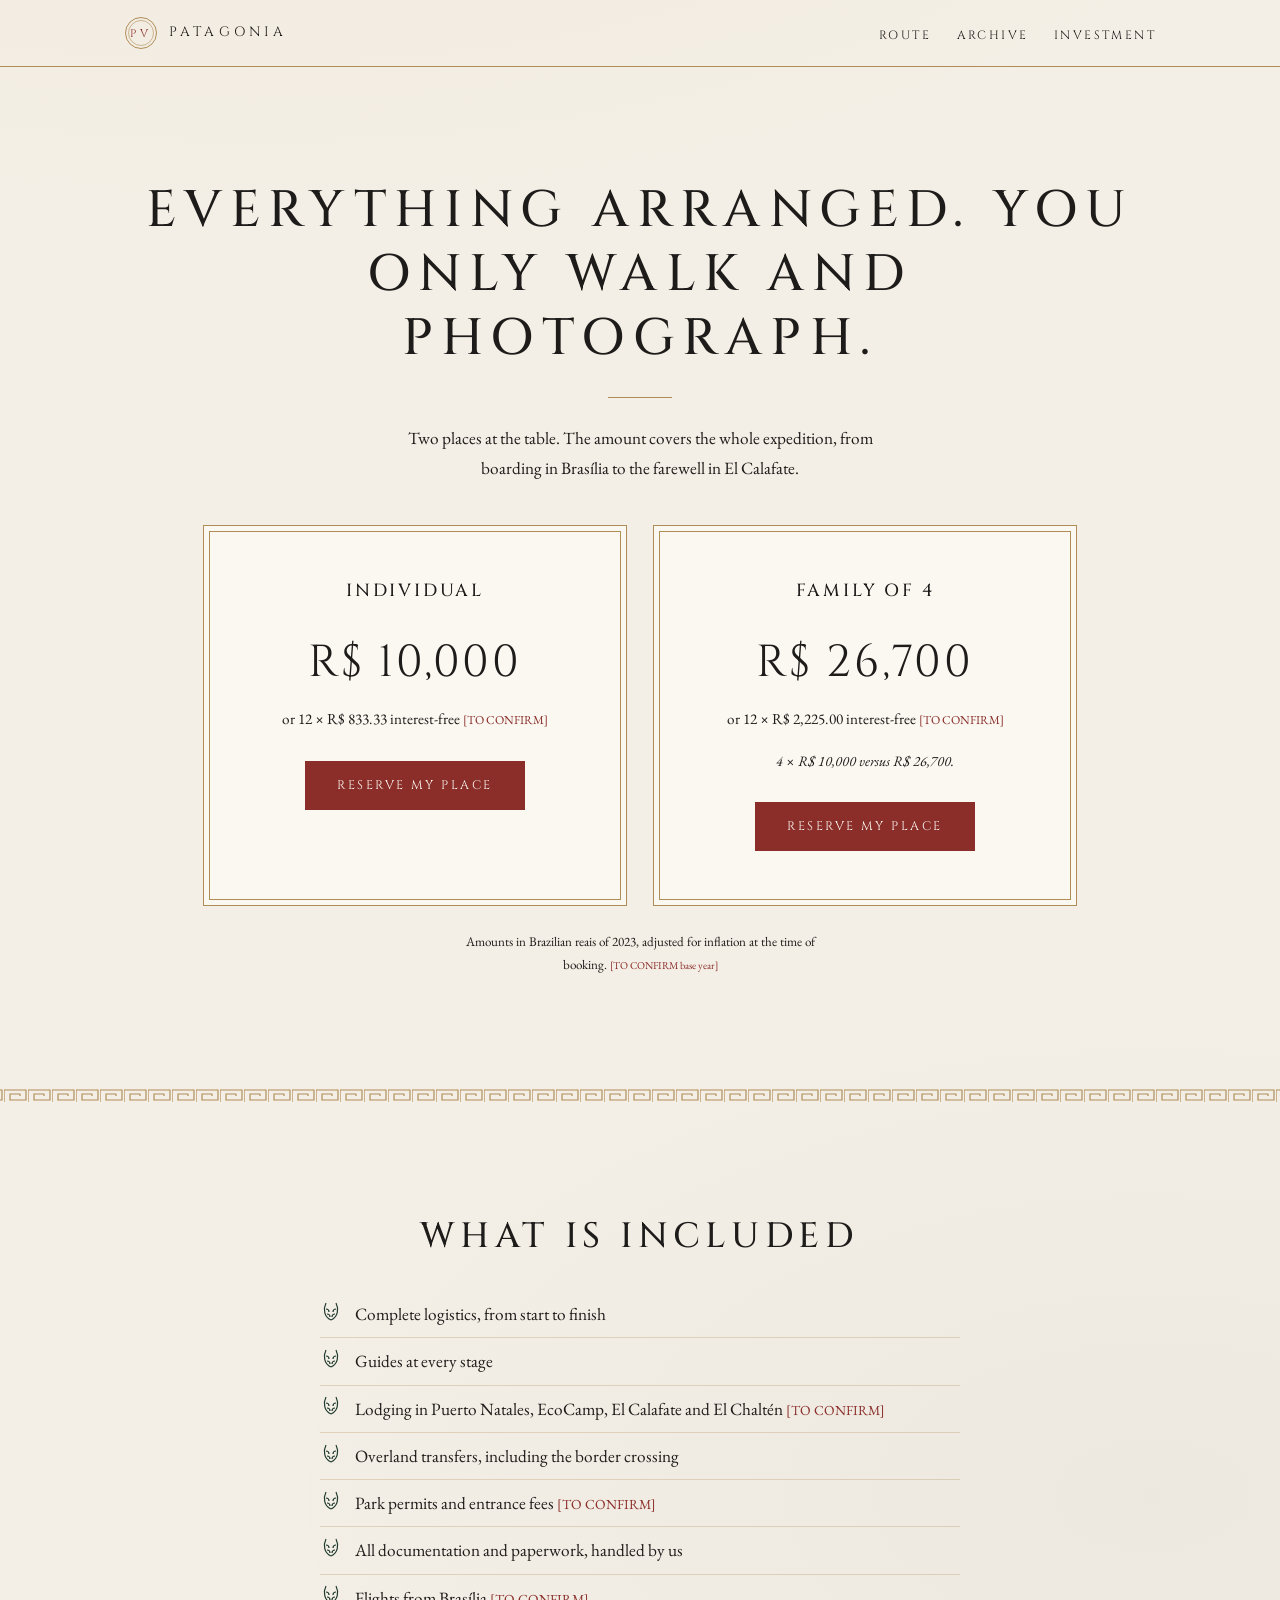
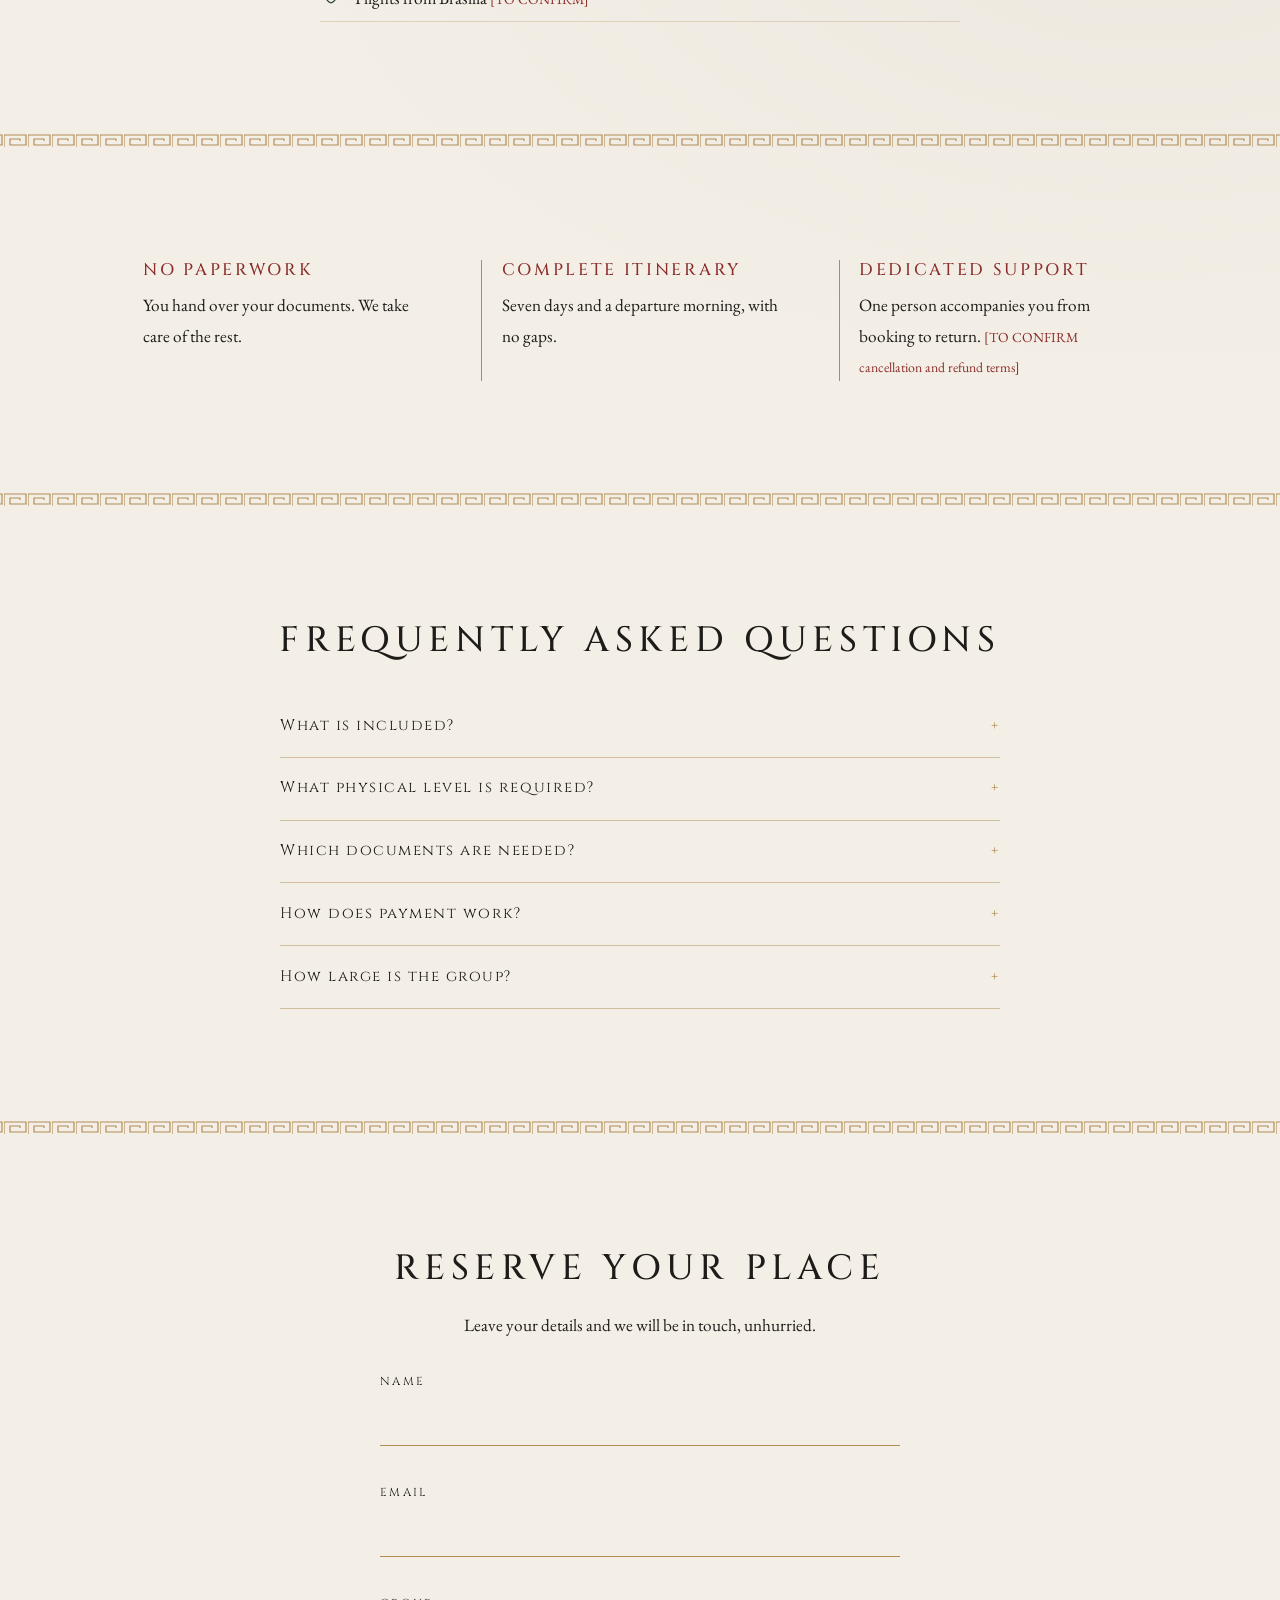
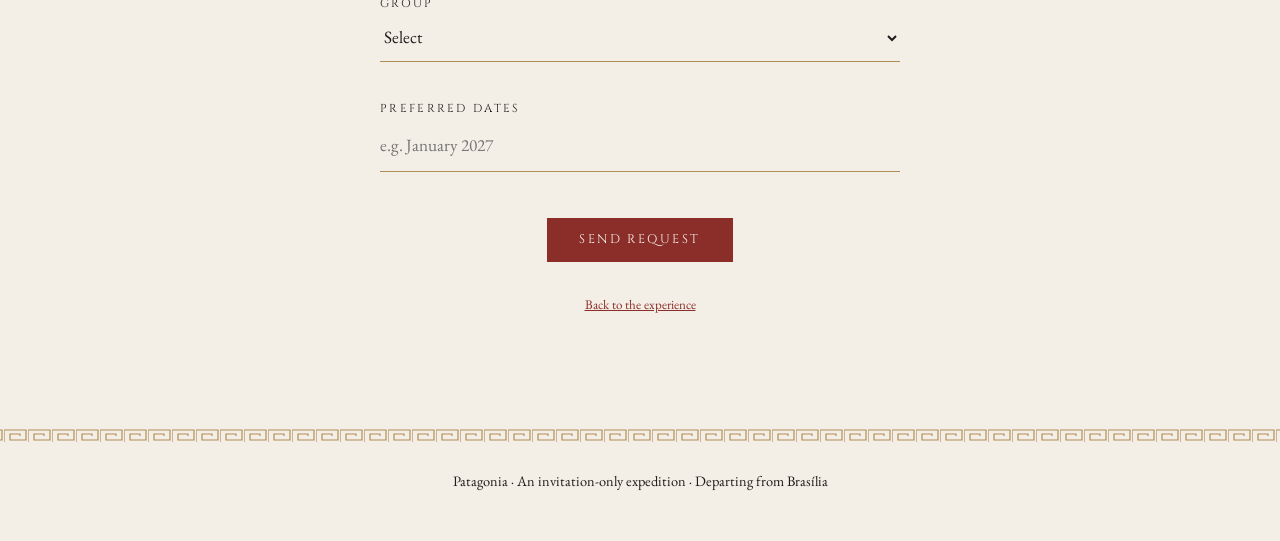
<file: patagonia/investment.html>
<!DOCTYPE html>
<html lang="en">
<head>
<meta charset="utf-8">
<meta name="viewport" content="width=device-width,initial-scale=1">
<title>Investment | Patagonia</title>
<meta name="description" content="The investment for the seven-day expedition through Patagonia.">
<link rel="preconnect" href="https://fonts.googleapis.com"><link rel="preconnect" href="https://fonts.gstatic.com" crossorigin>
<link href="https://fonts.googleapis.com/css2?family=Cinzel:wght@400;500&family=EB+Garamond:ital@0;1&display=swap" rel="stylesheet">
<link rel="stylesheet" href="styles.css">
</head>
<body>
<header class="top"><div class="wrap">
  <a class="mono" href="index.html" aria-label="Patagonia, home">
    <svg viewBox="0 0 34 34" aria-hidden="true"><circle cx="17" cy="17" r="15.5" fill="none" stroke="#B08D57"/><circle cx="17" cy="17" r="12.5" fill="none" stroke="#B08D57" stroke-width=".6"/><text x="17" y="21" text-anchor="middle" font-family="Cinzel,serif" font-size="11" fill="#8B2E2A">PV</text></svg>
    PATAGONIA
  </a>
  <nav aria-label="Main"><a href="index.html#route">Route</a><a href="index.html#archive">Archive</a><a href="investment.html">Investment</a></nav>
</div></header>

<main>
<section class="center"><div class="wrap">
  <h1 style="font-size:clamp(1.8rem,4.5vw,3.2rem)">Everything arranged. You only walk and photograph.</h1>
  <hr class="thin">
  <p>Two places at the table. The amount covers the whole expedition, from boarding in Brasília to the farewell in El Calafate.</p>
  <div class="cards">
    <article class="card">
      <h2 style="font-size:1.1rem">Individual</h2>
      <div class="price">R$ 10,000</div>
      <p class="inst">or 12 &times; R$ 833.33 interest-free <span class="tbc">[TO CONFIRM]</span></p>
      <a class="btn" href="#booking">Reserve my place</a>
    </article>
    <article class="card">
      <h2 style="font-size:1.1rem">Family of 4</h2>
      <div class="price">R$ 26,700</div>
      <p class="inst">or 12 &times; R$ 2,225.00 interest-free <span class="tbc">[TO CONFIRM]</span></p>
      <p class="saving">4 &times; R$ 10,000 versus R$ 26,700.</p>
      <a class="btn" href="#booking">Reserve my place</a>
    </article>
  </div>
  <p class="note">Amounts in Brazilian reais of 2023, adjusted for inflation at the time of booking. <span class="tbc">[TO CONFIRM base year]</span></p>
</div></section>

<hr class="rule">

<section class="center"><div class="wrap rv">
  <h2>What is included</h2>
  <ul class="checks" style="text-align:left">
    <li>Complete logistics, from start to finish</li>
    <li>Guides at every stage</li>
    <li>Lodging in Puerto Natales, EcoCamp, El Calafate and El Chaltén <span class="tbc">[TO CONFIRM]</span></li>
    <li>Overland transfers, including the border crossing</li>
    <li>Park permits and entrance fees <span class="tbc">[TO CONFIRM]</span></li>
    <li>All documentation and paperwork, handled by us</li>
    <li>Flights from Brasília <span class="tbc">[TO CONFIRM]</span></li>
  </ul>
</div></section>

<hr class="rule">

<section><div class="wrap rv">
  <div class="cols" style="margin-top:0">
    <div class="col"><h3>No paperwork</h3><p>You hand over your documents. We take care of the rest.</p></div>
    <div class="col"><h3>Complete itinerary</h3><p>Seven days and a departure morning, with no gaps.</p></div>
    <div class="col"><h3>Dedicated support</h3><p>One person accompanies you from booking to return. <span class="tbc">[TO CONFIRM cancellation and refund terms]</span></p></div>
  </div>
</div></section>

<hr class="rule">

<section><div class="wrap rv">
  <h2 class="center">Frequently asked questions</h2>
  <div style="margin-top:2rem">
    <details><summary>What is included?</summary><p>Logistics, guides, lodging, transfers, permits and all documentation. Items still being confirmed are marked in the list above.</p></details>
    <details><summary>What physical level is required?</summary><p>There are two long hikes of about nine hours, and several shorter ones. We recommend regular walking training for at least a month beforehand.</p></details>
    <details><summary>Which documents are needed?</summary><p>A valid passport is the starting point. We handle the rest. <span class="tbc">[TO CONFIRM final list]</span></p></details>
    <details><summary>How does payment work?</summary><p>Amounts can be split into 12 interest-free installments. <span class="tbc">[TO CONFIRM terms]</span></p></details>
    <details><summary>How large is the group?</summary><p>A small group, with an individual option or a family of four. <span class="tbc">[TO CONFIRM maximum size]</span></p></details>
  </div>
</div></section>

<hr class="rule">

<section id="booking" class="center"><div class="wrap">
  <h2>Reserve your place</h2>
  <p>Leave your details and we will be in touch, unhurried.</p>
  <form id="f" novalidate>
    <label for="n">Name</label><input id="n" name="n" autocomplete="name" required><div class="err" id="en" aria-live="polite"></div>
    <label for="e">Email</label><input id="e" name="e" type="email" autocomplete="email" required><div class="err" id="ee" aria-live="polite"></div>
    <label for="g">Group</label><select id="g" name="g" required><option value="">Select</option><option>Individual</option><option>Family of 4</option></select><div class="err" id="eg" aria-live="polite"></div>
    <label for="d">Preferred dates</label><input id="d" name="d" placeholder="e.g. January 2027" required><div class="err" id="ed" aria-live="polite"></div>
    <div class="center"><button class="btn" type="submit">Send request</button><p id="ok" class="note" role="status"></p></div>
  </form>
  <p class="note"><a href="index.html">Back to the experience</a></p>
</div></section>
</main>
<footer><hr class="rule"><p>Patagonia &middot; An invitation-only expedition &middot; Departing from Brasília</p></footer>
<script>
// Slow fade-in on scroll.
const els=document.querySelectorAll('.rv');
if('IntersectionObserver' in window){const o=new IntersectionObserver(e=>e.forEach(x=>{if(x.isIntersecting){x.target.classList.add('in');o.unobserve(x.target)}}),{threshold:.12});els.forEach(el=>o.observe(el))}
else els.forEach(el=>el.classList.add('in'));
// Front-end validation only; nothing is sent anywhere.
document.getElementById('f').addEventListener('submit',ev=>{
  ev.preventDefault();
  const r=[['n','en','Enter your name.',v=>v.trim()],['e','ee','Enter a valid email.',v=>/^\S+@\S+\.\S+$/.test(v)],['g','eg','Choose a group type.',v=>v],['d','ed','Enter your preferred dates.',v=>v.trim()]];
  let good=true;
  r.forEach(([i,m,t,ck])=>{const ok=ck(document.getElementById(i).value);document.getElementById(m).textContent=ok?'':t;if(!ok)good=false});
  document.getElementById('ok').textContent=good?'We have received your request and will be in touch soon. [TO CONFIRM delivery]':'';
});
</script>
</body>
</html>
</file>
<file: patagonia/styles.css>
/* Shared design system: Roman minimalism, E-Type restraint */
:root{
  --travertine:#F4EFE6;--marble:#FBF8F2;--pompeian:#8B2E2A;--bronze:#B08D57;--ink:#1E1C1A;--green:#1F3A2E;
  --font-display:"Cinzel",serif;--font-body:"EB Garamond","Cormorant Garamond",serif;
  --fs-hero:clamp(2.2rem,6vw,4.6rem);--fs-h2:clamp(1.4rem,3vw,2.2rem);--fs-body:clamp(1.08rem,1.2vw,1.22rem);
  --container:1080px;--measure:60ch;--rule:1px solid var(--bronze);--ease:cubic-bezier(.22,.61,.36,1);
  /* Ornaments as data URIs: meander (Greek key) and laurel bullet */
  --meander:url("data:image/svg+xml,%3Csvg xmlns='http://www.w3.org/2000/svg' width='24' height='14'%3E%3Cpath d='M0 13V1h22v10H6V5h10v2' fill='none' stroke='%23B08D57' stroke-width='1.2'/%3E%3C/svg%3E");
  --laurel:url("data:image/svg+xml,%3Csvg xmlns='http://www.w3.org/2000/svg' width='22' height='22'%3E%3Cg fill='none' stroke='%231F3A2E' stroke-width='1.2'%3E%3Cpath d='M11 20C4 17 3 9 6 3M11 20c7-3 8-11 5-17'/%3E%3Cpath d='M6 9c2 0 3 1 3 3M16 9c-2 0-3 1-3 3M7 14c2 0 3 1 3 3M15 14c-2 0-3 1-3 3'/%3E%3C/g%3E%3C/svg%3E")}
*{box-sizing:border-box;margin:0}
html{scroll-behavior:smooth}
body{font:var(--fs-body)/1.75 var(--font-body);color:var(--ink);background:
  radial-gradient(1200px 600px at 20% -10%,rgba(176,141,87,.07),transparent),
  radial-gradient(900px 500px at 90% 40%,rgba(31,58,46,.035),transparent),var(--travertine)}
a{color:var(--pompeian)}
:focus-visible{outline:2px solid var(--pompeian);outline-offset:3px}
.wrap{max-width:var(--container);margin:0 auto;padding:0 1.5rem}
section{padding:clamp(4rem,9vw,7rem) 0}
h1,h2,h3{font-family:var(--font-display);font-weight:500;text-transform:uppercase;letter-spacing:.16em;line-height:1.25}
h1{font-size:var(--fs-hero)}h2{font-size:var(--fs-h2);margin-bottom:1.2rem}h3{font-size:1.05rem}
p{max-width:var(--measure)}
.center{text-align:center}.center p{margin-inline:auto}
.rule{height:14px;background:var(--meander) repeat-x center;border:0;margin:0}
.thin{border:0;border-top:var(--rule);width:64px;margin:1.6rem auto}
/* Header */
.top{border-bottom:var(--rule)}
.top .wrap{display:flex;align-items:center;justify-content:space-between;padding-block:1rem}
.mono{display:flex;align-items:center;gap:.7rem;font-family:var(--font-display);letter-spacing:.3em;font-size:.85rem;color:var(--ink);text-decoration:none}
.mono svg{width:34px;height:34px}
nav a{font-family:var(--font-display);font-size:.75rem;letter-spacing:.2em;text-transform:uppercase;text-decoration:none;color:var(--ink);margin-left:1.6rem}
nav a:hover{color:var(--pompeian)}
/* Hero */
.hero{min-height:82vh;display:grid;place-items:center;text-align:center;padding:5rem 0}
.hero .frame{padding:clamp(2.5rem,7vw,5rem) clamp(1.5rem,6vw,5rem);box-shadow:0 0 0 1px var(--bronze),0 0 0 7px var(--travertine),0 0 0 8px var(--bronze)}
.hero .sub{margin:1.6rem auto 0;font-style:italic}
/* Two columns with a portico feel */
.cols{display:grid;grid-template-columns:repeat(3,1fr);gap:2.5rem;margin-top:3rem}
.col{padding:0 1.2rem;border-left:var(--rule)}.col:first-child{border-left:0}
.col h3{color:var(--pompeian);margin-bottom:.6rem}
/* Via Appia timeline */
.road{list-style:none;padding:0;margin:3rem auto 0;max-width:760px;position:relative}
.road::before{content:"";position:absolute;left:34px;top:0;bottom:0;width:0;border-left:1px dashed var(--bronze)}
.road li{position:relative;padding:0 0 2.8rem 96px}
.mil{position:absolute;left:0;top:0;width:68px;height:68px;display:grid;place-items:center;background:var(--marble);
  font-family:var(--font-display);color:var(--pompeian);letter-spacing:.06em;box-shadow:0 0 0 1px var(--bronze),0 0 0 4px var(--marble),0 0 0 5px var(--bronze);border-radius:50% 50% 4px 4px}
.road small{display:block;font-family:var(--font-display);letter-spacing:.2em;font-size:.72rem;color:var(--green);margin-bottom:.2rem}
/* Museum plaques */
.grid{display:grid;grid-template-columns:repeat(auto-fit,minmax(230px,1fr));gap:2rem;margin-top:3rem}
.plaque{background:var(--marble);padding:.7rem;box-shadow:0 0 0 1px var(--bronze)}
.plaque .ph{aspect-ratio:4/5;display:grid;place-items:center;border:1px solid var(--bronze);font-family:var(--font-display);font-size:.7rem;letter-spacing:.25em;color:var(--bronze);
  background:linear-gradient(160deg,rgba(176,141,87,.08),rgba(31,58,46,.06))}
.plaque figcaption{padding:.8rem .3rem .3rem;font-size:.95rem;line-height:1.45}
.plaque b{display:block;font-family:var(--font-display);font-weight:500;letter-spacing:.14em;font-size:.78rem;text-transform:uppercase;color:var(--pompeian)}
/* Quiet invitation */
.invite{display:block;max-width:640px;margin:0 auto;padding:1.2rem 2rem;text-align:center;text-decoration:none;color:var(--ink);
  box-shadow:0 0 0 1px var(--bronze),0 0 0 5px var(--travertine),0 0 0 6px var(--bronze);transition:color .6s var(--ease)}
.invite:hover{color:var(--pompeian)}
/* Footer */
footer{padding:0 0 3rem;text-align:center}
footer p{margin:1.6rem auto 0;font-size:.9rem}
/* Pricing */
.cards{display:grid;grid-template-columns:repeat(auto-fit,minmax(280px,1fr));gap:2.5rem;max-width:860px;margin:3rem auto 0}
.card{background:var(--marble);padding:3rem 2rem;text-align:center;box-shadow:0 0 0 1px var(--bronze),0 0 0 6px var(--marble),0 0 0 7px var(--bronze)}
.price{font-family:var(--font-display);font-size:clamp(2rem,4vw,2.8rem);letter-spacing:.06em;margin:1.4rem 0 .2rem}
.inst{font-size:.95rem;margin:0 auto}
.saving{font-size:.9rem;font-style:italic;margin:1rem auto 0}
.btn{display:inline-block;margin-top:1.8rem;padding:.85rem 2rem;background:var(--pompeian);color:var(--marble);font-family:var(--font-display);
  letter-spacing:.2em;font-size:.78rem;text-transform:uppercase;text-decoration:none;border:0;cursor:pointer;transition:background .4s var(--ease)}
.btn:hover{background:var(--green)}
.note{font-size:.82rem;margin:2rem auto 0;text-align:center}
.tbc{color:var(--pompeian);font-size:.8em}
.checks{list-style:none;padding:0;max-width:640px;margin:2rem auto 0}
.checks li{padding:.5rem 0 .5rem 2.2rem;background:var(--laurel) no-repeat left .55rem;border-bottom:1px solid rgba(176,141,87,.3)}
details{border-bottom:1px solid rgba(176,141,87,.5);max-width:720px;margin:0 auto}
summary{cursor:pointer;padding:1.1rem 0;font-family:var(--font-display);letter-spacing:.1em;font-size:.95rem;list-style:none}
summary::-webkit-details-marker{display:none}
summary::after{content:"+";float:right;color:var(--bronze)}details[open] summary::after{content:"\2212"}
details p{padding-bottom:1.2rem}
form{max-width:520px;margin:2rem auto 0;text-align:left}
label{display:block;font-family:var(--font-display);font-size:.72rem;letter-spacing:.2em;text-transform:uppercase;margin-top:1.3rem}
input,select{width:100%;padding:.7rem 0;border:0;border-bottom:1px solid var(--bronze);background:transparent;font:inherit;color:var(--ink);border-radius:0}
.err{color:var(--pompeian);font-size:.85rem;min-height:1.2em}
/* Motion: one slow reveal, respects reduced motion */
.rv{opacity:0;transition:opacity var(--dur,1.4s) var(--ease)}.rv.in{opacity:1}
@media (prefers-reduced-motion:reduce){.rv{opacity:1;transition:none}html{scroll-behavior:auto}}
@media (max-width:720px){.cols{grid-template-columns:1fr}.col{border-left:0;border-top:var(--rule);padding:1.4rem 0 0}.col:first-child{border-top:0}nav a{margin-left:1rem}.road li{padding-left:84px}}
/* Photography: hero backdrop and framed plaque images */
.hero .frame{background:rgba(251,248,242,.94)}
.plaque img{display:block;width:100%;aspect-ratio:4/5;object-fit:cover;border:1px solid var(--bronze)}
.grid{grid-template-columns:repeat(auto-fit,minmax(240px,1fr))}
</file>
